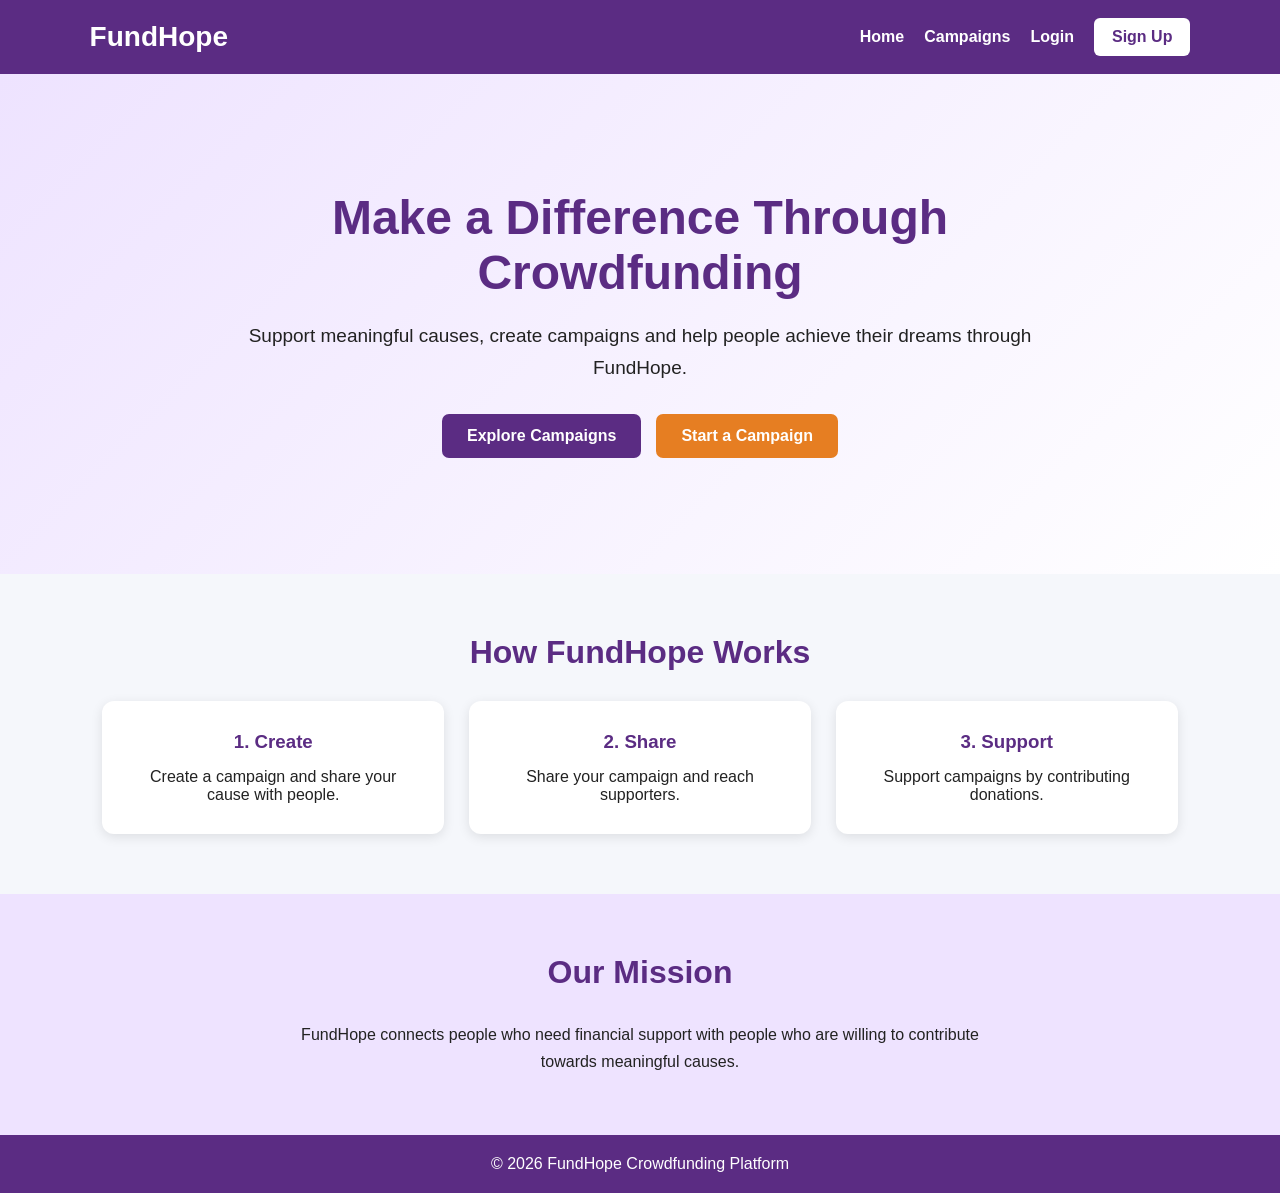
<file: CROWDFUNDING-PLATFORM/index.html>
<!DOCTYPE html>
<html lang="en">
<head>
    <meta charset="UTF-8">
    <meta name="viewport" content="width=device-width, initial-scale=1.0">
    <title>FundHope - Crowdfunding Platform</title>
    <link rel="stylesheet" href="style.css">
</head>

<body>

<header>
    <div class="logo">FundHope</div>

    <nav>
        <a href="index.html">Home</a>
        <a href="campaigns.html">Campaigns</a>
        <a href="login.html">Login</a>
        <a href="signup.html" class="nav-btn">Sign Up</a>
    </nav>
</header>

<section class="hero">
    <div class="hero-content">
        <h1>Make a Difference Through Crowdfunding</h1>

        <p>
            Support meaningful causes, create campaigns and help people
            achieve their dreams through FundHope.
        </p>

        <div class="hero-buttons">
            <a href="campaigns.html" class="btn">Explore Campaigns</a>
            <a href="signup.html" class="btn secondary">Start a Campaign</a>
        </div>
    </div>
</section>

<section class="features">
    <h2>How FundHope Works</h2>

    <div class="feature-container">

        <div class="feature-card">
            <h3>1. Create</h3>
            <p>Create a campaign and share your cause with people.</p>
        </div>

        <div class="feature-card">
            <h3>2. Share</h3>
            <p>Share your campaign and reach supporters.</p>
        </div>

        <div class="feature-card">
            <h3>3. Support</h3>
            <p>Support campaigns by contributing donations.</p>
        </div>

    </div>
</section>

<section class="about">
    <h2>Our Mission</h2>
    <p>
        FundHope connects people who need financial support with people
        who are willing to contribute towards meaningful causes.
    </p>
</section>

<footer>
    <p>© 2026 FundHope Crowdfunding Platform</p>
</footer>

<script src="javascript.js"></script>
</body>
</html>
</file>
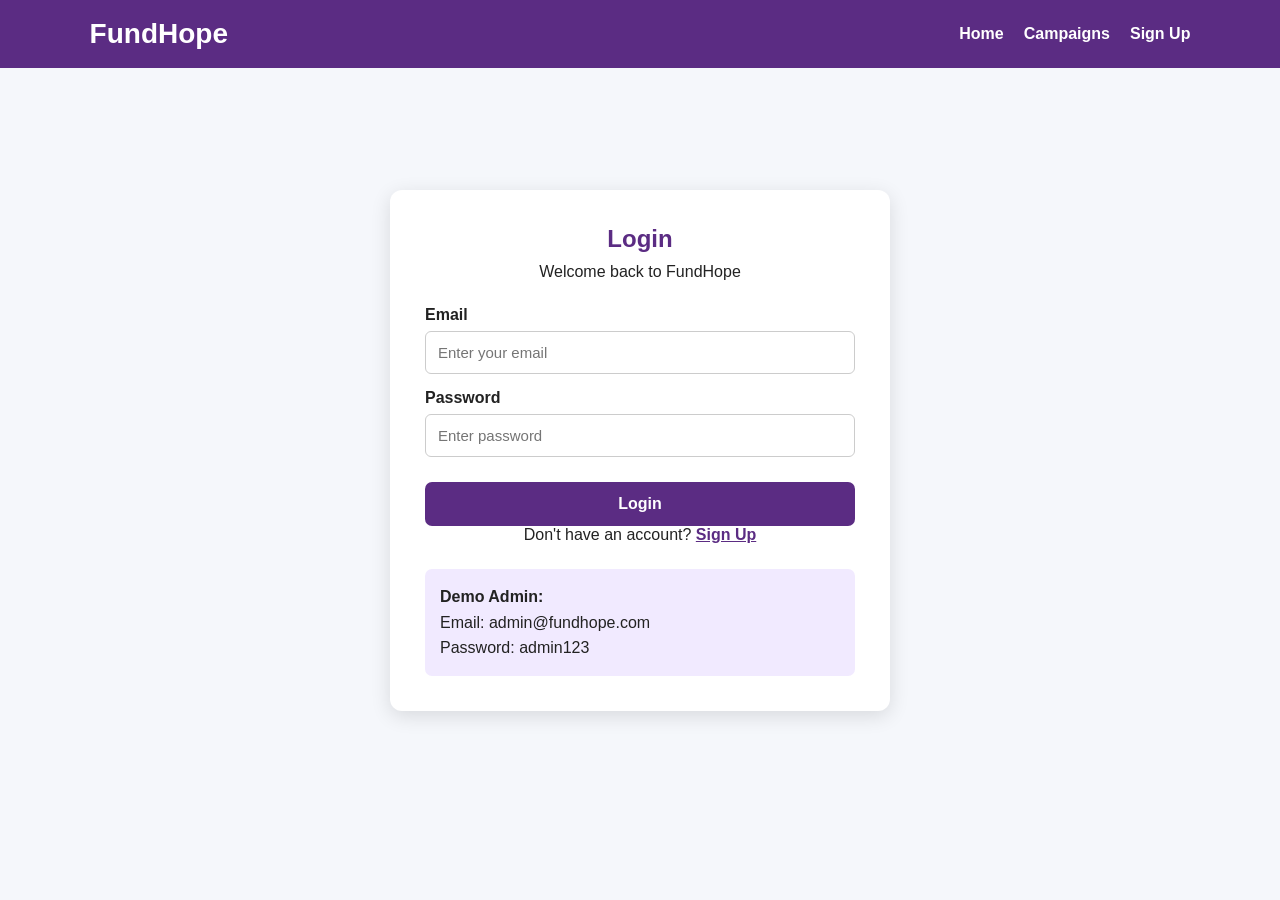
<file: CROWDFUNDING-PLATFORM/admin.html>
<!DOCTYPE html>
<html lang="en">
<head>
    <meta charset="UTF-8">
    <meta name="viewport" content="width=device-width, initial-scale=1.0">
    <title>Admin Dashboard - FundHope</title>
    <link rel="stylesheet" href="style.css">
</head>

<body>

<header>
    <div class="logo">FundHope Admin</div>

    <nav>
        <a href="admin.html">Dashboard</a>
        <a href="campaigns.html">Campaigns</a>
        <button onclick="logout()" class="logout-btn">Logout</button>
    </nav>
</header>

<section class="dashboard">

    <h1>Admin Dashboard</h1>

    <p class="dashboard-subtitle">
        Manage users, campaigns and donations.
    </p>

    <div class="dashboard-grid">

        <div class="dashboard-card">
            <h3>Total Users</h3>
            <p id="totalUsers">0</p>
        </div>

        <div class="dashboard-card">
            <h3>Total Campaigns</h3>
            <p id="totalCampaigns">0</p>
        </div>

        <div class="dashboard-card">
            <h3>Total Donations</h3>
            <p id="totalDonations">0</p>
        </div>

    </div>

    <h2 class="section-title">Manage Campaigns</h2>

    <div id="adminCampaignList" class="campaign-grid"></div>

</section>

<script src="javascript.js"></script>
</body>
</html>
</file>
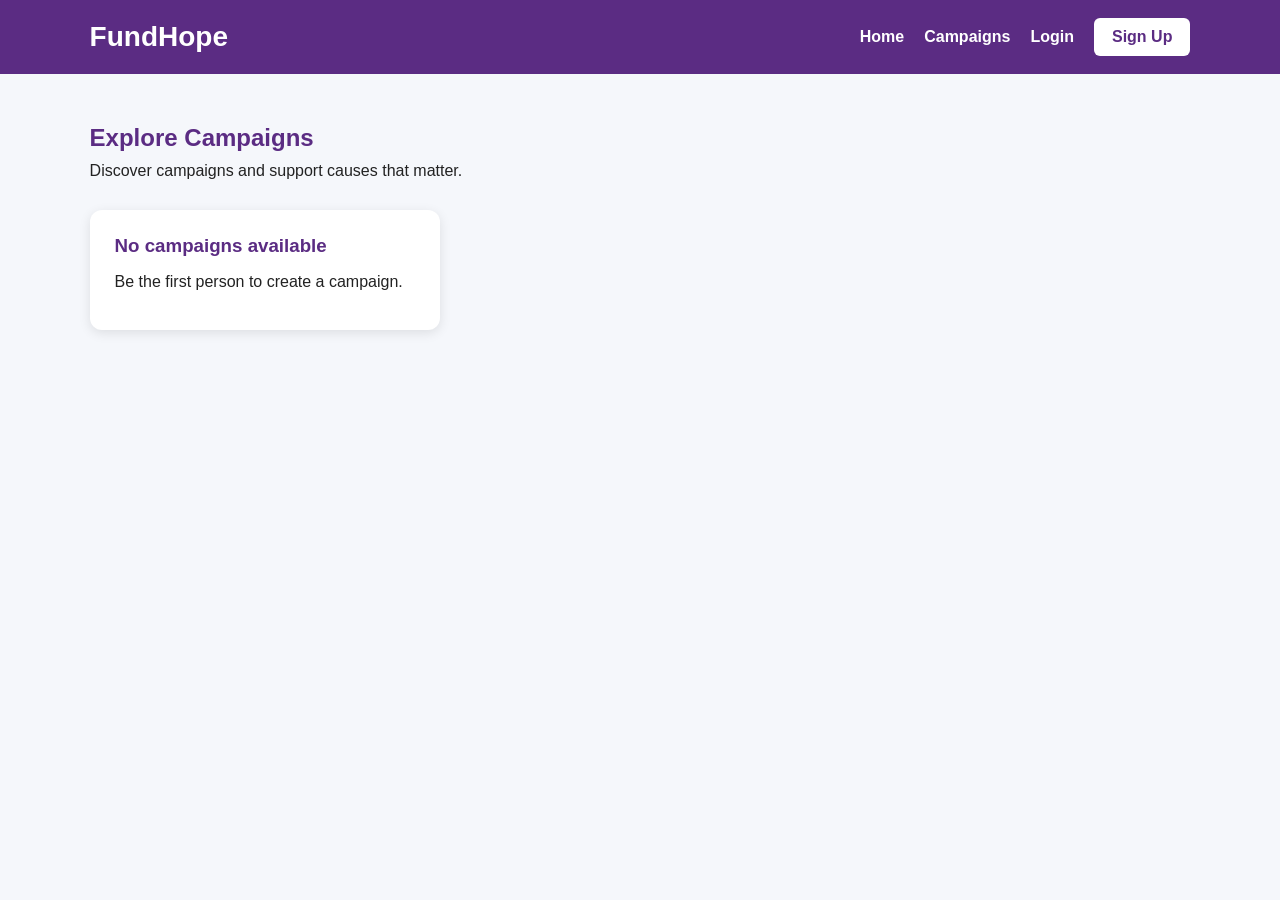
<file: CROWDFUNDING-PLATFORM/campaigns.html>
<!DOCTYPE html>
<html lang="en">
<head>
    <meta charset="UTF-8">
    <meta name="viewport" content="width=device-width, initial-scale=1.0">
    <title>Campaigns - FundHope</title>
    <link rel="stylesheet" href="style.css">
</head>

<body>

<header>
    <div class="logo">FundHope</div>

    <nav>
        <a href="index.html">Home</a>
        <a href="campaigns.html">Campaigns</a>
        <a href="login.html">Login</a>
        <a href="signup.html" class="nav-btn">Sign Up</a>
    </nav>
</header>

<section class="campaign-section">

    <h1>Explore Campaigns</h1>

    <p>
        Discover campaigns and support causes that matter.
    </p>

    <div id="campaignList" class="campaign-grid"></div>

</section>

<script src="javascript.js"></script>
</body>
</html>
</file>
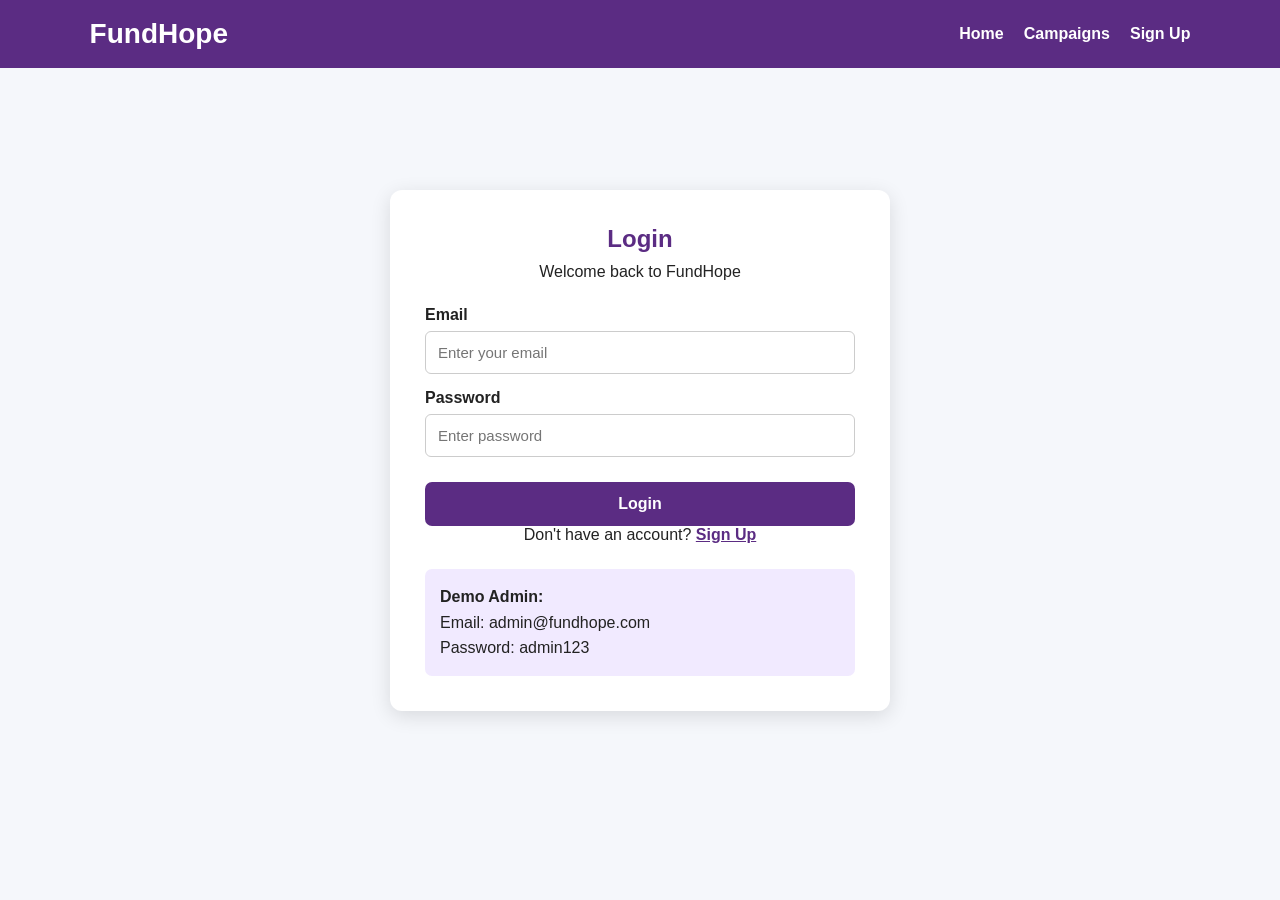
<file: CROWDFUNDING-PLATFORM/create-campaign.html>
<!DOCTYPE html>
<html lang="en">
<head>
    <meta charset="UTF-8">
    <meta name="viewport" content="width=device-width, initial-scale=1.0">
    <title>Create Campaign - FundHope</title>
    <link rel="stylesheet" href="style.css">
</head>

<body>

<header>
    <div class="logo">FundHope</div>

    <nav>
        <a href="user.html">Dashboard</a>
        <a href="campaigns.html">Campaigns</a>
        <button onclick="logout()" class="logout-btn">Logout</button>
    </nav>
</header>

<div class="form-container">

    <div class="form-box">

        <h2>Create a Campaign</h2>

        <form id="campaignForm">

            <label>Campaign Title</label>
            <input
                type="text"
                id="campaignTitle"
                placeholder="Enter campaign title"
                required
            >

            <label>Campaign Description</label>
            <textarea
                id="campaignDescription"
                placeholder="Describe your campaign"
                rows="5"
                required
            ></textarea>

            <label>Target Amount</label>
            <input
                type="number"
                id="campaignTarget"
                placeholder="Enter target amount"
                min="1"
                required
            >

            <label>Category</label>

            <select id="campaignCategory" required>
                <option value="">Select category</option>
                <option value="Education">Education</option>
                <option value="Medical">Medical</option>
                <option value="Community">Community</option>
                <option value="Emergency">Emergency</option>
                <option value="Other">Other</option>
            </select>

            <button type="submit" class="btn full-btn">
                Create Campaign
            </button>

        </form>

    </div>

</div>

<script src="javascript.js"></script>
</body>
</html>
</file>
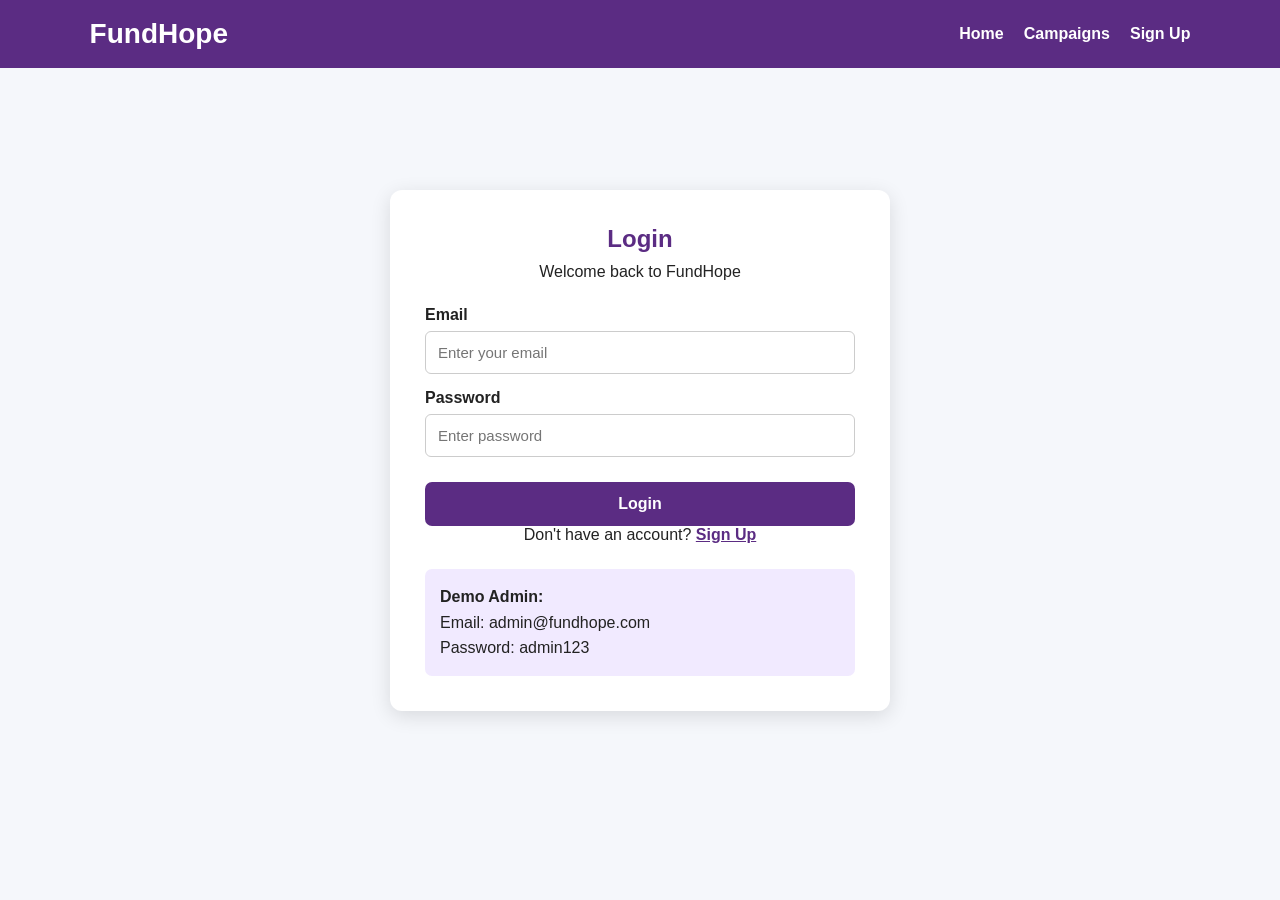
<file: CROWDFUNDING-PLATFORM/login.html>
<!DOCTYPE html>
<html lang="en">
<head>
    <meta charset="UTF-8">
    <meta name="viewport" content="width=device-width, initial-scale=1.0">
    <title>Login - FundHope</title>
    <link rel="stylesheet" href="style.css">
</head>

<body>

<header>
    <div class="logo">FundHope</div>

    <nav>
        <a href="index.html">Home</a>
        <a href="campaigns.html">Campaigns</a>
        <a href="signup.html">Sign Up</a>
    </nav>
</header>

<div class="form-container">

    <div class="form-box">

        <h2>Login</h2>
        <p>Welcome back to FundHope</p>

        <form id="loginForm">

            <label>Email</label>
            <input type="email" id="loginEmail" placeholder="Enter your email" required>

            <label>Password</label>
            <input type="password" id="loginPassword" placeholder="Enter password" required>

            <button type="submit" class="btn full-btn">Login</button>

        </form>

        <p>
            Don't have an account?
            <a href="signup.html">Sign Up</a>
        </p>

        <div class="demo-login">
            <strong>Demo Admin:</strong><br>
            Email: admin@fundhope.com<br>
            Password: admin123
        </div>

    </div>

</div>

<script src="javascript.js"></script>
</body>
</html>
</file>
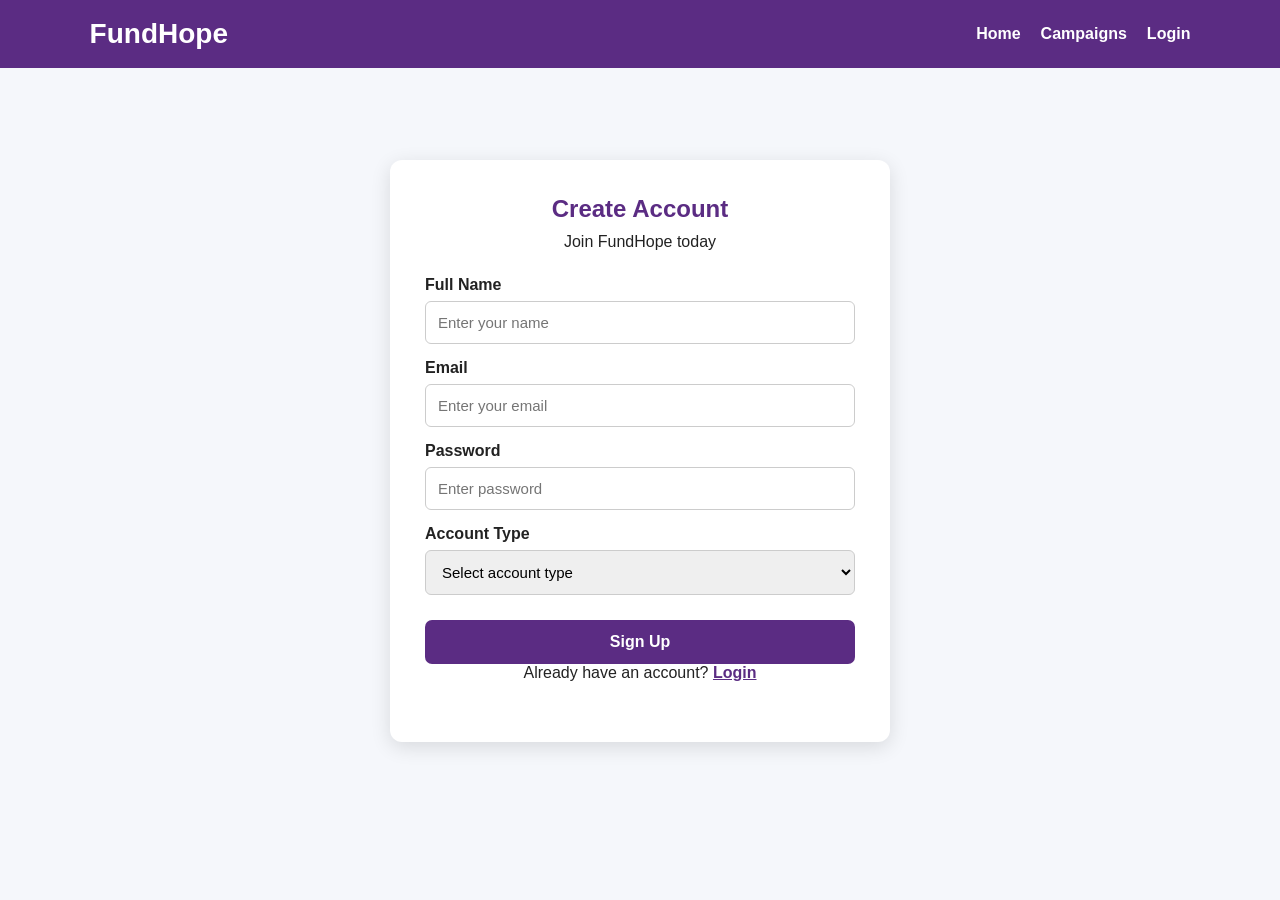
<file: CROWDFUNDING-PLATFORM/signup.html>
<!DOCTYPE html>
<html lang="en">
<head>
    <meta charset="UTF-8">
    <meta name="viewport" content="width=device-width, initial-scale=1.0">
    <title>Sign Up - FundHope</title>
    <link rel="stylesheet" href="style.css">
</head>

<body>

<header>
    <div class="logo">FundHope</div>

    <nav>
        <a href="index.html">Home</a>
        <a href="campaigns.html">Campaigns</a>
        <a href="login.html">Login</a>
    </nav>
</header>

<div class="form-container">

    <div class="form-box">

        <h2>Create Account</h2>
        <p>Join FundHope today</p>

        <form id="signupForm">

            <label>Full Name</label>
            <input type="text" id="signupName" placeholder="Enter your name" required>

            <label>Email</label>
            <input type="email" id="signupEmail" placeholder="Enter your email" required>

            <label>Password</label>
            <input type="password" id="signupPassword" placeholder="Enter password" required>

            <label>Account Type</label>

            <select id="signupRole" required>
                <option value="">Select account type</option>
                <option value="user">User</option>
                <option value="admin">Admin</option>
            </select>

            <button type="submit" class="btn full-btn">Sign Up</button>

        </form>

        <p>
            Already have an account?
            <a href="login.html">Login</a>
        </p>

    </div>

</div>

<script src="javascript.js"></script>
</body>
</html>
</file>
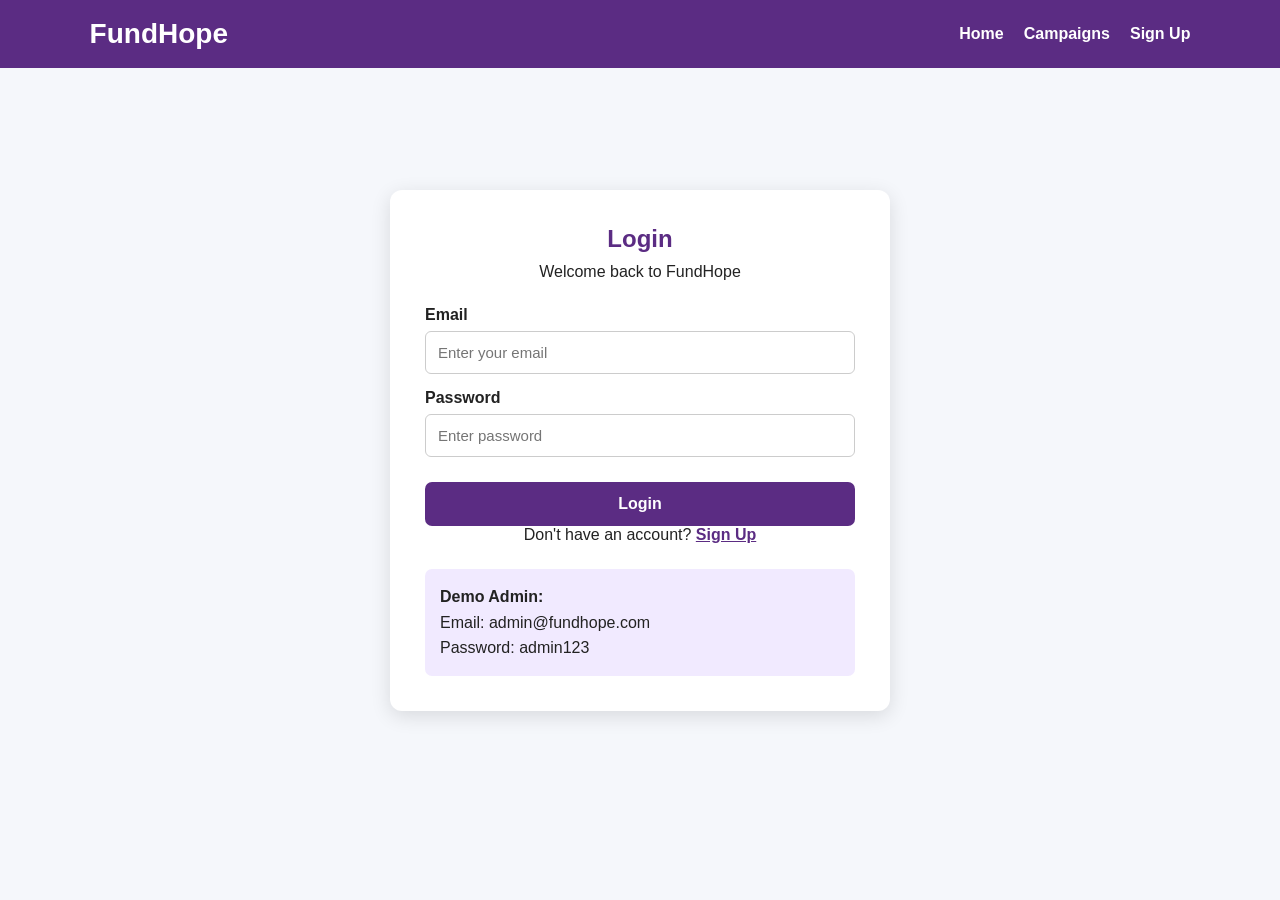
<file: CROWDFUNDING-PLATFORM/user.html>
<!DOCTYPE html>
<html lang="en">
<head>
    <meta charset="UTF-8">
    <meta name="viewport" content="width=device-width, initial-scale=1.0">
    <title>User Dashboard - FundHope</title>
    <link rel="stylesheet" href="style.css">
</head>

<body>

<header>
    <div class="logo">FundHope</div>

    <nav>
        <a href="user.html">Dashboard</a>
        <a href="campaigns.html">Campaigns</a>
        <a href="create-campaign.html">Create Campaign</a>
        <button onclick="logout()" class="logout-btn">Logout</button>
    </nav>
</header>

<section class="dashboard">

    <h1>Welcome, <span id="userName">User</span> 👋</h1>

    <p class="dashboard-subtitle">
        Manage your campaigns and support meaningful causes.
    </p>

    <div class="dashboard-grid">

        <div class="dashboard-card">
            <h3>Total Campaigns</h3>
            <p id="userCampaignCount">0</p>
        </div>

        <div class="dashboard-card">
            <h3>Total Donations</h3>
            <p id="userDonationCount">0</p>
        </div>

        <div class="dashboard-card">
            <h3>Amount Donated</h3>
            <p>₹<span id="userDonationAmount">0</span></p>
        </div>

    </div>

    <div class="dashboard-actions">

        <a href="campaigns.html" class="btn">
            Explore Campaigns
        </a>

        <a href="create-campaign.html" class="btn">
            Create Campaign
        </a>

    </div>

</section>

<script src="javascript.js"></script>
</body>
</html>
</file>
<file: CROWDFUNDING-PLATFORM/style.css>
* {
    margin: 0;
    padding: 0;
    box-sizing: border-box;
}

body {
    font-family: Arial, sans-serif;
    background: #f5f7fb;
    color: #222;
}

header {
    background: #5b2c83;
    color: white;
    padding: 18px 7%;
    display: flex;
    justify-content: space-between;
    align-items: center;
    flex-wrap: wrap;
}

.logo {
    font-size: 28px;
    font-weight: bold;
}

nav {
    display: flex;
    align-items: center;
    gap: 20px;
}

nav a {
    color: white;
    text-decoration: none;
    font-weight: bold;
}

nav a:hover {
    text-decoration: underline;
}

.nav-btn {
    background: white;
    color: #5b2c83;
    padding: 10px 18px;
    border-radius: 6px;
}

.hero {
    min-height: 500px;
    display: flex;
    justify-content: center;
    align-items: center;
    text-align: center;
    padding: 50px 8%;
    background: linear-gradient(135deg, #eee3ff, #ffffff);
}

.hero-content {
    max-width: 800px;
}

.hero h1 {
    font-size: 48px;
    color: #5b2c83;
    margin-bottom: 20px;
}

.hero p {
    font-size: 19px;
    line-height: 1.7;
    margin-bottom: 30px;
}

.hero-buttons {
    display: flex;
    justify-content: center;
    gap: 15px;
    flex-wrap: wrap;
}

.btn {
    display: inline-block;
    background: #5b2c83;
    color: white;
    padding: 13px 25px;
    border-radius: 7px;
    text-decoration: none;
    border: none;
    cursor: pointer;
    font-size: 16px;
    font-weight: bold;
}

.btn:hover {
    background: #431f62;
}

.secondary {
    background: #e67e22;
}

.features {
    padding: 60px 8%;
    text-align: center;
}

.features h2,
.about h2 {
    color: #5b2c83;
    margin-bottom: 30px;
    font-size: 32px;
}

.feature-container {
    display: grid;
    grid-template-columns: repeat(3, 1fr);
    gap: 25px;
}

.feature-card {
    background: white;
    padding: 30px;
    border-radius: 12px;
    box-shadow: 0 3px 12px rgba(0, 0, 0, 0.1);
}

.feature-card h3 {
    color: #5b2c83;
    margin-bottom: 15px;
}

.about {
    text-align: center;
    padding: 60px 10%;
    background: #eee3ff;
}

.about p {
    max-width: 700px;
    margin: auto;
    line-height: 1.7;
}

footer {
    background: #5b2c83;
    color: white;
    text-align: center;
    padding: 20px;
}

.form-container {
    min-height: 85vh;
    display: flex;
    justify-content: center;
    align-items: center;
    padding: 40px 20px;
}

.form-box {
    background: white;
    width: 100%;
    max-width: 500px;
    padding: 35px;
    border-radius: 12px;
    box-shadow: 0 5px 20px rgba(0, 0, 0, 0.12);
}

.form-box h2 {
    text-align: center;
    color: #5b2c83;
    margin-bottom: 10px;
}

.form-box > p {
    text-align: center;
    margin-bottom: 25px;
}

.form-box label {
    display: block;
    margin: 15px 0 7px;
    font-weight: bold;
}

.form-box input,
.form-box textarea,
.form-box select {
    width: 100%;
    padding: 12px;
    border: 1px solid #ccc;
    border-radius: 6px;
    font-size: 15px;
}

.form-box textarea {
    resize: vertical;
}

.full-btn {
    width: 100%;
    margin-top: 25px;
}

.form-box a {
    color: #5b2c83;
    font-weight: bold;
}

.demo-login {
    margin-top: 20px;
    padding: 15px;
    background: #f1eaff;
    border-radius: 7px;
    line-height: 1.6;
}

.dashboard {
    padding: 50px 7%;
}

.dashboard h1 {
    color: #5b2c83;
    margin-bottom: 10px;
}

.dashboard-subtitle {
    margin-bottom: 30px;
}

.dashboard-grid {
    display: grid;
    grid-template-columns: repeat(3, 1fr);
    gap: 25px;
}

.dashboard-card {
    background: white;
    padding: 30px;
    border-radius: 12px;
    text-align: center;
    box-shadow: 0 3px 12px rgba(0, 0, 0, 0.1);
}

.dashboard-card h3 {
    color: #666;
    margin-bottom: 15px;
}

.dashboard-card p {
    font-size: 32px;
    font-weight: bold;
    color: #5b2c83;
}

.dashboard-actions {
    margin-top: 35px;
    display: flex;
    gap: 15px;
    flex-wrap: wrap;
}

.logout-btn {
    background: #e74c3c;
    color: white;
    border: none;
    padding: 10px 18px;
    border-radius: 6px;
    cursor: pointer;
    font-weight: bold;
}

.campaign-section {
    padding: 50px 7%;
}

.campaign-section h1 {
    color: #5b2c83;
    margin-bottom: 10px;
}

.campaign-section > p {
    margin-bottom: 30px;
}

.campaign-grid {
    display: grid;
    grid-template-columns: repeat(3, 1fr);
    gap: 25px;
    margin-top: 30px;
}

.campaign-card {
    background: white;
    padding: 25px;
    border-radius: 12px;
    box-shadow: 0 3px 12px rgba(0, 0, 0, 0.1);
}

.campaign-card h3 {
    color: #5b2c83;
    margin-bottom: 12px;
}

.campaign-card p {
    line-height: 1.6;
    margin-bottom: 10px;
}

.progress-container {
    background: #ddd;
    height: 10px;
    border-radius: 10px;
    margin: 15px 0;
}

.progress-bar {
    height: 10px;
    background: #5b2c83;
    border-radius: 10px;
}

.campaign-card button {
    margin-top: 10px;
}

.section-title {
    margin-top: 50px;
    color: #5b2c83;
}

@media (max-width: 768px) {

    header {
        flex-direction: column;
        gap: 15px;
    }

    nav {
        flex-wrap: wrap;
        justify-content: center;
    }

    .hero h1 {
        font-size: 35px;
    }

    .feature-container,
    .dashboard-grid,
    .campaign-grid {
        grid-template-columns: 1fr;
    }

    .hero-buttons {
        flex-direction: column;
    }

    .dashboard-actions {
        flex-direction: column;
    }
}
</file>
